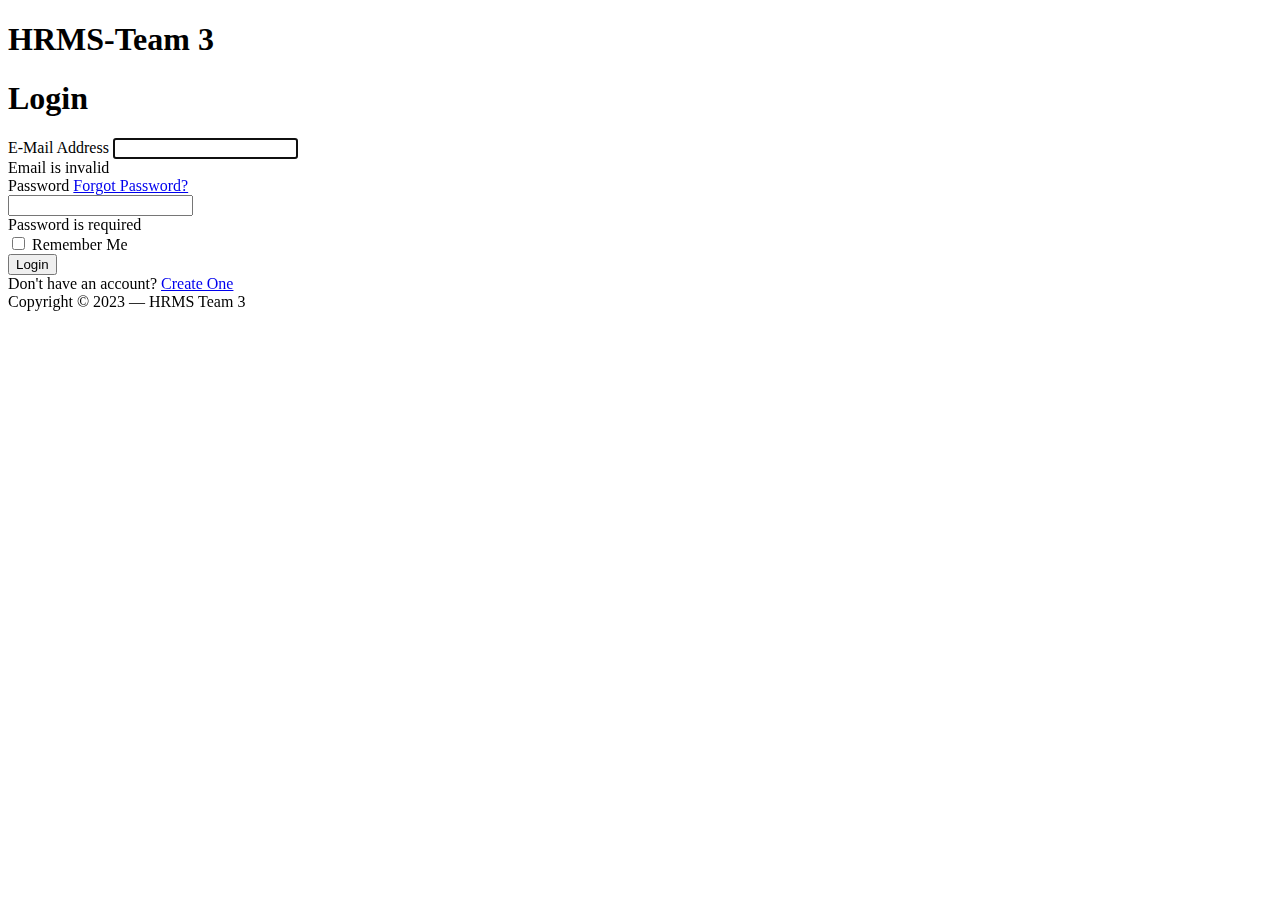
<file: index.html>
<!DOCTYPE html>
<html lang="en">
<head>
    <meta charset="UTF-8">
    <meta name="viewport" content="width=device-width, initial-scale=1.0">
    <title>Login</title>
    <link href="https://cdn.jsdelivr.net/npm/bootstrap@5.3.2/dist/css/bootstrap.min.css" rel="stylesheet" integrity="sha384-T3c6CoIi6uLrA9TneNEoa7RxnatzjcDSCmG1MXxSR1GAsXEV/Dwwykc2MPK8M2HN" crossorigin="anonymous">
</head>
<body>
    <section class="h-100">
        <div class="container h-100">
            <div class="row justify-content-sm-center h-100">
                <div class="col-xxl-4 col-xl-5 col-lg-5 col-md-7 col-sm-9">
                    <div class="text-center my-5">
                        <h1>HRMS-Team 3 </h1>
                    </div>
                    <div class="card shadow-lg">
                        <div class="card-body p-5">
                            <h1 class="fs-4 card-title fw-bold mb-4">Login</h1>
                            <form id="login-form" method="POST" class="needs-validation" novalidate="" autocomplete="off">
                                <div class="mb-3">
                                    <label class="mb-2 text-muted" for="email">E-Mail Address</label>
                                    <input id="email" type="email" class="form-control" name="email" value="" required autofocus>
                                    <div class="invalid-feedback">
                                        Email is invalid
                                    </div>
                                </div>

                                <div class="mb-3">
                                    <div class="mb-2 w-100">
                                        <label class="text-muted" for="password">Password</label>
                                        <a href="forgot.html" class="float-end">
                                            Forgot Password?
                                        </a>
                                    </div>
                                    <input id="password" type="password" class="form-control" name="password" required>
                                    <div class="invalid-feedback">
                                        Password is required
                                    </div>
                                </div>

                                <div class="d-flex align-items-center">
                                    <div class="form-check">
                                        <input type="checkbox" name="remember" id="remember" class="form-check-input">
                                        <label for="remember" class="form-check-label">Remember Me</label>
                                    </div>
                                    <button type="submit" class="btn btn-primary ms-auto">
                                        Login
                                    </button>
                                </div>
                            </form>
                            <div id="error-message" class="text-danger"></div>
                        </div>
                        <div class="card-footer py-3 border-0">
                            <div class="text-center">
                                Don't have an account? <a href="register.html" class="text-dark">Create One</a>
                            </div>
                        </div>
                    </div>
                    <div class="text-center mt-5 text-muted">
                        Copyright &copy; 2023 &mdash; HRMS Team 3
                    </div>
                </div>
            </div>
        </div>
    </section>

    <script src="https://cdn.jsdelivr.net/npm/bootstrap@5.3.2/dist/js/bootstrap.bundle.min.js" integrity="sha384-C6RzsynM9kWDrMNeT87bh95OGNyZPhcTNXj1NW7RuBCsyN/o0jlpcV8Qyq46cDfL" crossorigin="anonymous"></script>
    <script>
    document.getElementById('login-form').addEventListener('submit', function(event) {
        event.preventDefault();

        const email = document.getElementById('email').value;
        const password = document.getElementById('password').value;

        if (email === "aswinanish@gmail.com" && password === "1234567890=A") {
            window.location.href = "userindex.html";
        }
        else if (email === "aswinanishadmin@gmail.com" && password === "1234567890=A") {
            window.location.href = "adminindex.html";
        }
        else {
            document.getElementById('error-message').textContent = "Invalid email or password.";
        }
    });
    </script>
</body>
</html>
</file>
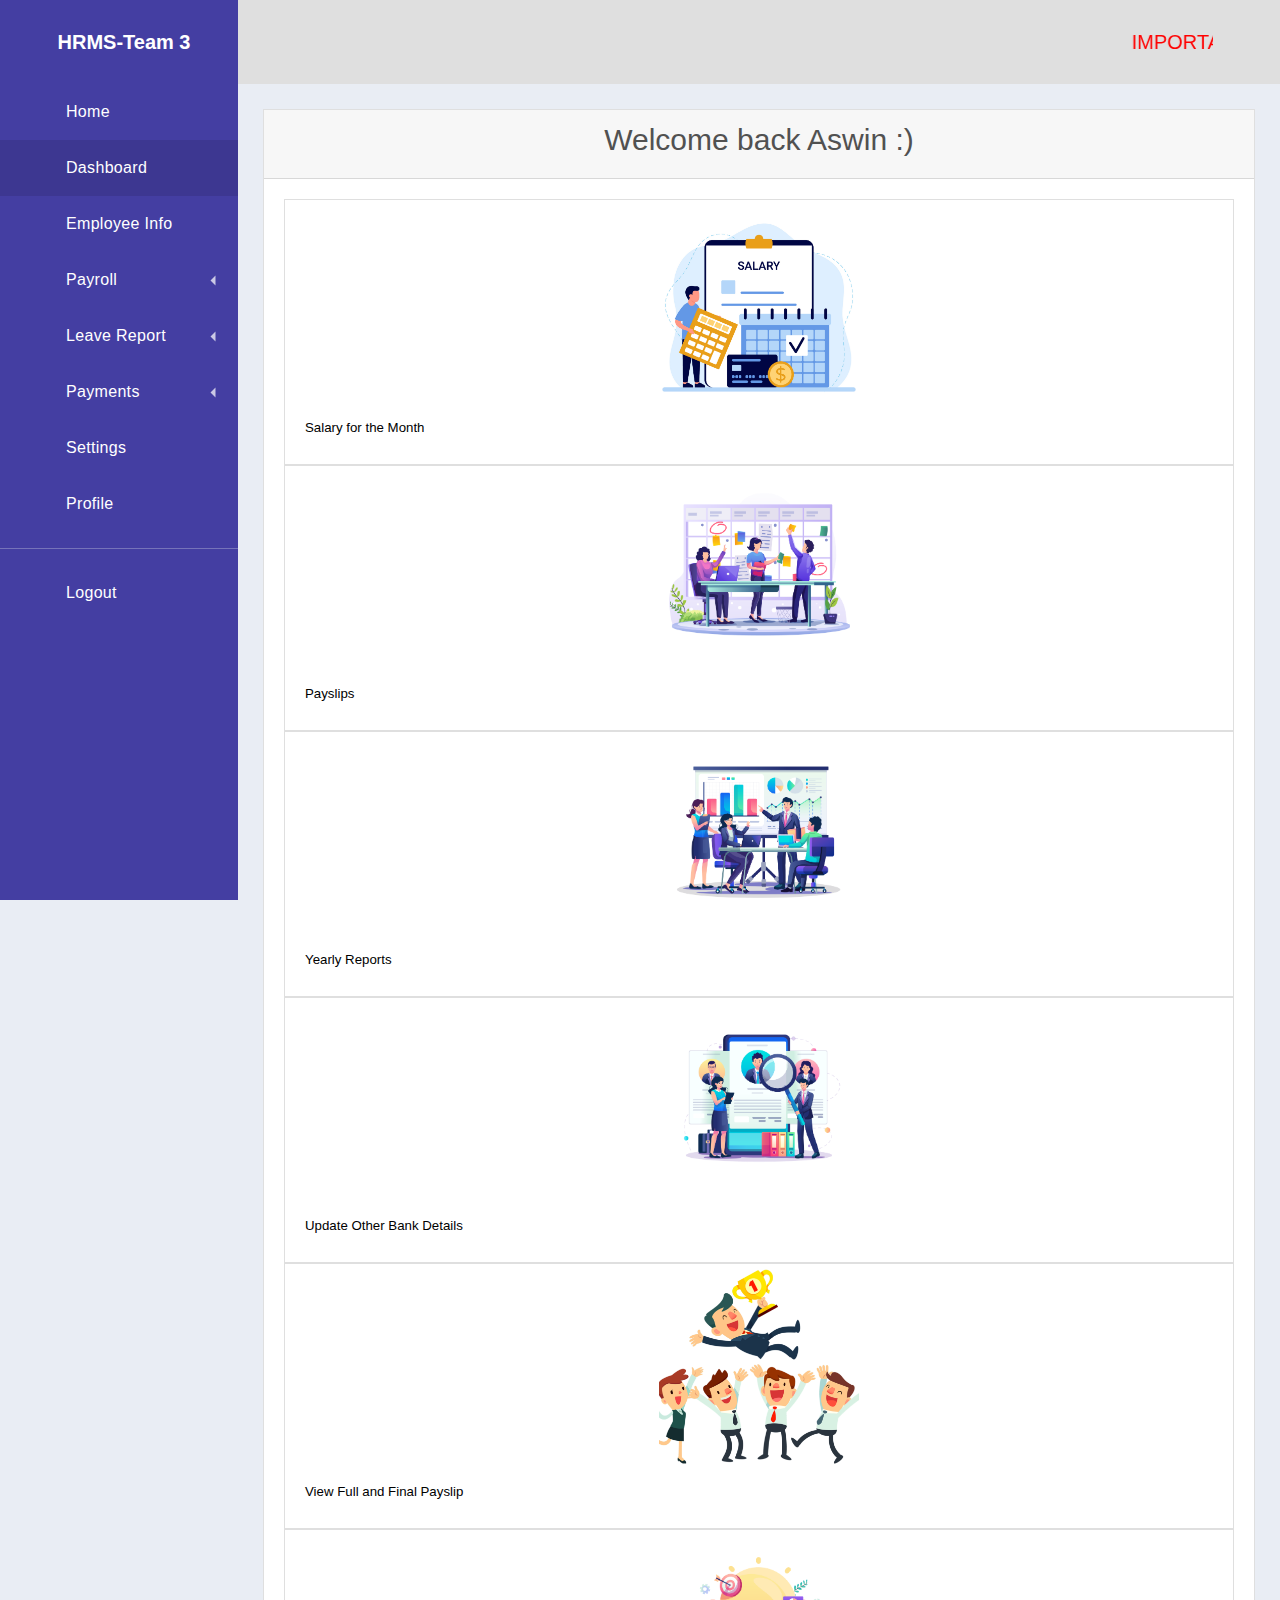
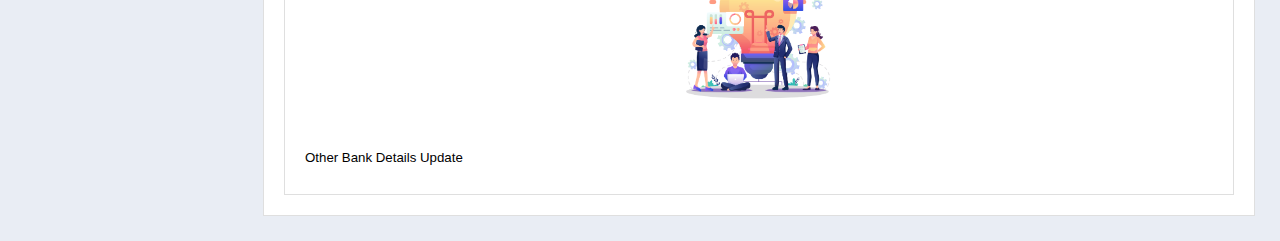
<file: adminindex.html>
<!DOCTYPE html>
<html lang="en">
<head>
    <meta charset="UTF-8">
    <meta name="viewport" content="width=device-width, initial-scale=1.0">
    <title>HRMS-Team</title>
    <link href="https://cdn.jsdelivr.net/npm/bootstrap@5.3.2/dist/css/bootstrap.min.css" rel="stylesheet" integrity="sha384-T3c6CoIi6uLrA9TneNEoa7RxnatzjcDSCmG1MXxSR1GAsXEV/Dwwykc2MPK8M2HN" crossorigin="anonymous">
    <script src="https://cdn.jsdelivr.net/npm/bootstrap@5.3.2/dist/js/bootstrap.bundle.min.js" integrity="sha384-C6RzsynM9kWDrMNeT87bh95OGNyZPhcTNXj1NW7RuBCsyN/o0jlpcV8Qyq46cDfL" crossorigin="anonymous"></script>
    <link rel="stylesheet" href="styles.css">
    <script src="app.js"></script>
</head>
<body>
    <div class='dashboard'>
        <div class="dashboard-nav">
            <header><a href="#!" class="menu-toggle"><i class="fas fa-bars"></i></a><a href="#"
                                                                                       class="brand-logo"><i
                    class="fas fa-anchor"></i> <span>HRMS-Team 3</span></a></header>
            <nav class="dashboard-nav-list"><a href="#" class="dashboard-nav-item"><i class="fas fa-home"></i>
                Home </a><a
                    href="#" class="dashboard-nav-item active"><i class="fas fa-tachometer-alt"></i> Dashboard
            </a><a
                    href="employeeinfo.html" class="dashboard-nav-item"><i class="fas fa-file-upload"></i> Employee Info</a>
                <div class='dashboard-nav-dropdown'><a href="#!" class="dashboard-nav-item dashboard-nav-dropdown-toggle"><i
                        class="fas fa-photo-video"></i> Payroll</a>
                    <div class='dashboard-nav-dropdown-menu'><a href="#"
                                                                class="dashboard-nav-dropdown-item">All</a></div>
                </div>
                <div class='dashboard-nav-dropdown'><a href="#!" class="dashboard-nav-item dashboard-nav-dropdown-toggle"><i
                        class="fas fa-users"></i> Leave Report </a>
                    <div class='dashboard-nav-dropdown-menu'><a href="#"
                                                                class="dashboard-nav-dropdown-item">All</a><a
                            href="#" class="dashboard-nav-dropdown-item">Subscribed</a><a
                            href="#"
                            class="dashboard-nav-dropdown-item">Non-subscribed</a><a
                            href="#" class="dashboard-nav-dropdown-item">Banned</a><a
                            href="#" class="dashboard-nav-dropdown-item">New</a></div>
                </div>
                <div class='dashboard-nav-dropdown'><a href="#!" class="dashboard-nav-item dashboard-nav-dropdown-toggle"><i
                        class="fas fa-money-check-alt"></i> Payments </a>
                    <div class='dashboard-nav-dropdown-menu'><a href="#"
                                                                class="dashboard-nav-dropdown-item">All</a><a
                            href="#" class="dashboard-nav-dropdown-item">Recent</a><a
                            href="#" class="dashboard-nav-dropdown-item"> Projections</a>
                    </div>
                </div>
                <a href="settings.html" class="dashboard-nav-item"><i class="fas fa-cogs"></i> Settings </a><a
                        href="#" class="dashboard-nav-item"><i class="fas fa-user"></i> Profile </a>
              <div class="nav-item-divider"></div>
              <a
                        href="index.html" class="dashboard-nav-item"><i class="fas fa-sign-out-alt"></i> Logout </a>
            </nav>
        </div>
        <div class='dashboard-app'>
            <header class='dashboard-toolbar'>
              <marquee style="font-size: 20px;color: red;">
                IMPORTANT NOTICE - Please Punch in your Login Time within 15 mins of Logging into the System..!
             </marquee> 
              <a href="#!" class="menu-toggle"><i class="fas fa-bars"></i></a></header>
            <div class='dashboard-content'>
                <div class='container'>
                    <div class='card'>
                        <div class='card-header'>
                            <h1 style="font-size: 30px;">Welcome back Aswin :)</h1>
                        </div>
                        <div class='card-body'>
                          <div class="row row-cols-1 row-cols-md-3 g-4">
                            <style>
                              /* Add CSS to set both height and width of card images the same */
                              .card-img-top {
                                height: 200px; /* Adjust the height as needed */
                                width: 200px; /* Set the same width as the height */
                                object-fit: cover; /* Maintain aspect ratio and cover the entire space */
                                margin: auto; /* Center the image horizontally */
                              }
                            </style>
                            <div class="col">
                              <div class="card h-100" style="transition: transform 0.2s;">
                                <img src="Assets/salary.jpg" class="card-img-top" alt="...">
                                <div class="card-body text-center">
                                  <a href="page1.html" style="text-decoration: none;">
                                    <h5 class="card-title" style="color: black; transition: transform 0.2s;" onmouseover="this.style.transform='scale(1.05)'" onmouseout="this.style.transform='scale(1)'" >Salary for the Month</h5>
                                  </a>
                                </div>
                              </div>
                            </div>
                            <div class="col">
                              <div class="card h-100" style="transition: transform 0.2s;">
                                <img src="Assets/workconc.png" class="card-img-top" alt="...">
                                <div class="card-body text-center">
                                  <a href="page2.html" style="text-decoration: none;">
                                    <h5 class="card-title" style="color: black; transition: transform 0.2s;" onmouseover="this.style.transform='scale(1.05)'" onmouseout="this.style.transform='scale(1)'">Payslips</h5>
                                  </a>
                                </div>
                              </div>
                            </div>
                            <div class="col">
                              <div class="card h-100" style="transition: transform 0.2s;">
                                <img src="Assets/board.png" class="card-img-top" alt="...">
                                <div class="card-body text-center">
                                  <a href="page3.html" style="text-decoration: none;">
                                    <h5 class="card-title" style="color: black; transition: transform 0.2s;" onmouseover="this.style.transform='scale(1.05)'" onmouseout="this.style.transform='scale(1)'">Yearly Reports</h5>
                                  </a>
                                </div>
                              </div>
                            </div>
                            <div class="col">
                              <div class="card h-100" style="transition: transform 0.2s;">
                                <img src="Assets/rec.png" class="card-img-top" alt="...">
                                <div class="card-body text-center">
                                  <a href="page4.html" style="text-decoration: none;">
                                    <h5 class="card-title" style="color: black; transition: transform 0.2s;" onmouseover="this.style.transform='scale(1.05)'" onmouseout="this.style.transform='scale(1)'">Update Other Bank Details</h5>
                                  </a>
                                </div>
                              </div>
                            </div>
                            <div class="col">
                              <div class="card h-100" style="transition: transform 0.2s;">
                                <img src="Assets/Group-1472@2x.png" class="card-img-top" alt="...">
                                <div class="card-body text-center">
                                  <a href="page4.html" style="text-decoration: none;">
                                    <h5 class="card-title" style="color: black; transition: transform 0.2s;" onmouseover="this.style.transform='scale(1.05)'" onmouseout="this.style.transform='scale(1)'">View Full and Final Payslip</h5>
                                  </a>
                                </div>
                              </div>
                            </div>
                            <div class="col">
                              <div class="card h-100" style="transition: transform 0.2s;">
                                <img src="Assets/bulb.png" class="card-img-top" alt="...">
                                <div class="card-body text-center">
                                  <a href="page4.html" style="text-decoration: none;">
                                    <h5 class="card-title" style="color: black; transition: transform 0.2s;" onmouseover="this.style.transform='scale(1.05)'" onmouseout="this.style.transform='scale(1)'">Other Bank Details Update</h5>
                                  </a>
                                </div>
                              </div>
                            </div>
                          </div>
                          
                          
                          
                              
                              
                              
                              
                              
                          
                        </div>
                    </div>
                </div>
            </div>
        </div>
    </div>
</body>
</html>
</file>
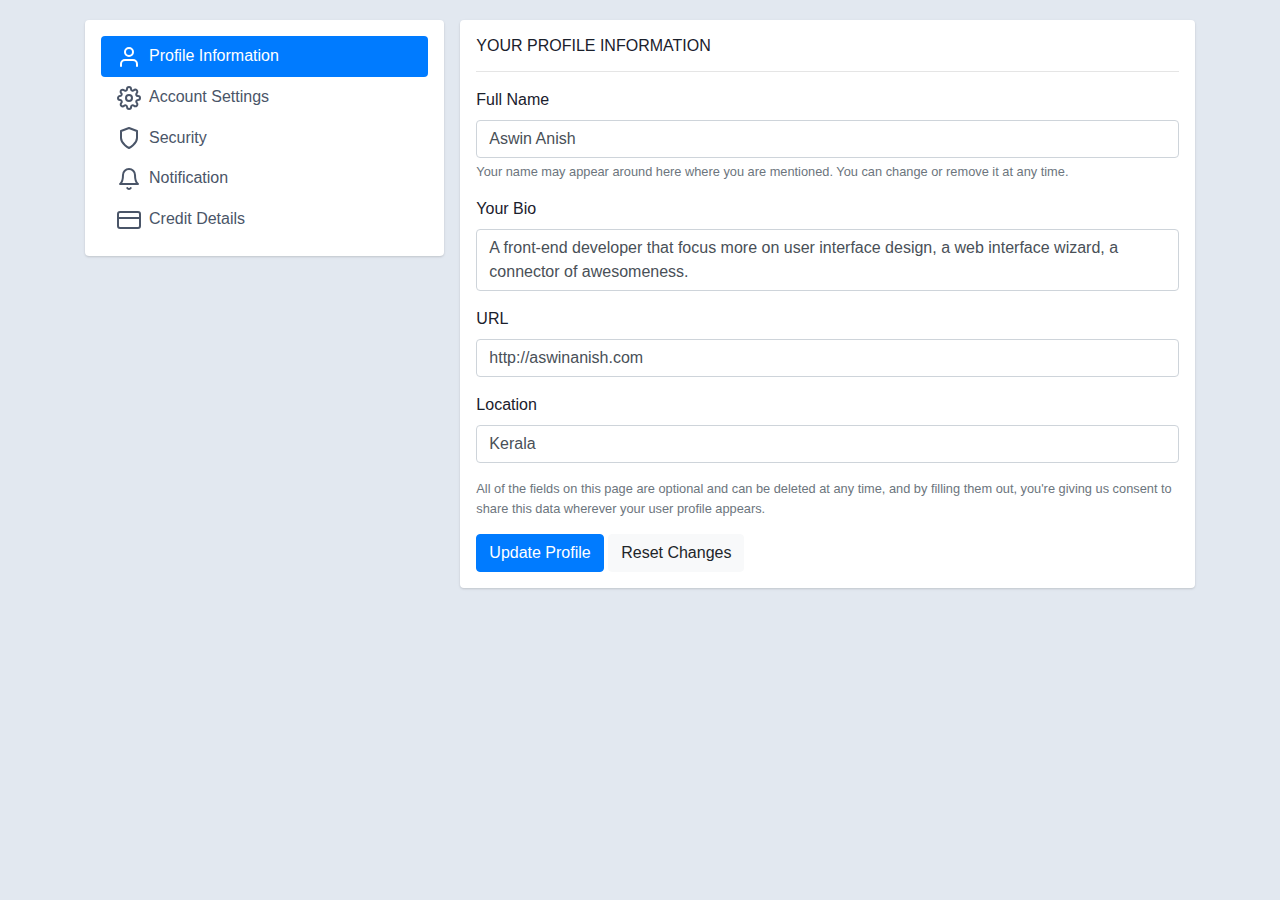
<file: settings.html>
<!DOCTYPE html>
<html lang="en">
<head>
<meta charset="utf-8">


<title>Profile settings </title>
<meta name="viewport" content="width=device-width, initial-scale=1">
<link href="https://cdn.jsdelivr.net/npm/bootstrap@4.4.1/dist/css/bootstrap.min.css" rel="stylesheet">
<style type="text/css">
    	body{
    margin-top:20px;
    color: #1a202c;
    text-align: left;
    background-color: #e2e8f0;    
}
.main-body {
    padding: 15px;
}

.nav-link {
    color: #4a5568;
}
.card {
    box-shadow: 0 1px 3px 0 rgba(0,0,0,.1), 0 1px 2px 0 rgba(0,0,0,.06);
}

.card {
    position: relative;
    display: flex;
    flex-direction: column;
    min-width: 0;
    word-wrap: break-word;
    background-color: #fff;
    background-clip: border-box;
    border: 0 solid rgba(0,0,0,.125);
    border-radius: .25rem;
}

.card-body {
    flex: 1 1 auto;
    min-height: 1px;
    padding: 1rem;
}

.gutters-sm {
    margin-right: -8px;
    margin-left: -8px;
}

.gutters-sm>.col, .gutters-sm>[class*=col-] {
    padding-right: 8px;
    padding-left: 8px;
}
.mb-3, .my-3 {
    margin-bottom: 1rem!important;
}

.bg-gray-300 {
    background-color: #e2e8f0;
}
.h-100 {
    height: 100%!important;
}
.shadow-none {
    box-shadow: none!important;
}

    </style>
</head>
<body>
<div class="container">



<div class="row gutters-sm">
<div class="col-md-4 d-none d-md-block">
<div class="card">
<div class="card-body">
<nav class="nav flex-column nav-pills nav-gap-y-1">
<a href="#profile" data-toggle="tab" class="nav-item nav-link has-icon nav-link-faded active">
<svg xmlns="http://www.w3.org/2000/svg" width="24" height="24" viewBox="0 0 24 24" fill="none" stroke="currentColor" stroke-width="2" stroke-linecap="round" stroke-linejoin="round" class="feather feather-user mr-2"><path d="M20 21v-2a4 4 0 0 0-4-4H8a4 4 0 0 0-4 4v2"></path><circle cx="12" cy="7" r="4"></circle></svg>Profile Information
</a>
<a href="#account" data-toggle="tab" class="nav-item nav-link has-icon nav-link-faded">
<svg xmlns="http://www.w3.org/2000/svg" width="24" height="24" viewBox="0 0 24 24" fill="none" stroke="currentColor" stroke-width="2" stroke-linecap="round" stroke-linejoin="round" class="feather feather-settings mr-2"><circle cx="12" cy="12" r="3"></circle><path d="M19.4 15a1.65 1.65 0 0 0 .33 1.82l.06.06a2 2 0 0 1 0 2.83 2 2 0 0 1-2.83 0l-.06-.06a1.65 1.65 0 0 0-1.82-.33 1.65 1.65 0 0 0-1 1.51V21a2 2 0 0 1-2 2 2 2 0 0 1-2-2v-.09A1.65 1.65 0 0 0 9 19.4a1.65 1.65 0 0 0-1.82.33l-.06.06a2 2 0 0 1-2.83 0 2 2 0 0 1 0-2.83l.06-.06a1.65 1.65 0 0 0 .33-1.82 1.65 1.65 0 0 0-1.51-1H3a2 2 0 0 1-2-2 2 2 0 0 1 2-2h.09A1.65 1.65 0 0 0 4.6 9a1.65 1.65 0 0 0-.33-1.82l-.06-.06a2 2 0 0 1 0-2.83 2 2 0 0 1 2.83 0l.06.06a1.65 1.65 0 0 0 1.82.33H9a1.65 1.65 0 0 0 1-1.51V3a2 2 0 0 1 2-2 2 2 0 0 1 2 2v.09a1.65 1.65 0 0 0 1 1.51 1.65 1.65 0 0 0 1.82-.33l.06-.06a2 2 0 0 1 2.83 0 2 2 0 0 1 0 2.83l-.06.06a1.65 1.65 0 0 0-.33 1.82V9a1.65 1.65 0 0 0 1.51 1H21a2 2 0 0 1 2 2 2 2 0 0 1-2 2h-.09a1.65 1.65 0 0 0-1.51 1z"></path></svg>Account Settings
</a>
<a href="#security" data-toggle="tab" class="nav-item nav-link has-icon nav-link-faded">
<svg xmlns="http://www.w3.org/2000/svg" width="24" height="24" viewBox="0 0 24 24" fill="none" stroke="currentColor" stroke-width="2" stroke-linecap="round" stroke-linejoin="round" class="feather feather-shield mr-2"><path d="M12 22s8-4 8-10V5l-8-3-8 3v7c0 6 8 10 8 10z"></path></svg>Security
</a>
<a href="#notification" data-toggle="tab" class="nav-item nav-link has-icon nav-link-faded">
<svg xmlns="http://www.w3.org/2000/svg" width="24" height="24" viewBox="0 0 24 24" fill="none" stroke="currentColor" stroke-width="2" stroke-linecap="round" stroke-linejoin="round" class="feather feather-bell mr-2"><path d="M18 8A6 6 0 0 0 6 8c0 7-3 9-3 9h18s-3-2-3-9"></path><path d="M13.73 21a2 2 0 0 1-3.46 0"></path></svg>Notification
</a>
<a href="#billing" data-toggle="tab" class="nav-item nav-link has-icon nav-link-faded">
<svg xmlns="http://www.w3.org/2000/svg" width="24" height="24" viewBox="0 0 24 24" fill="none" stroke="currentColor" stroke-width="2" stroke-linecap="round" stroke-linejoin="round" class="feather feather-credit-card mr-2"><rect x="1" y="4" width="22" height="16" rx="2" ry="2"></rect><line x1="1" y1="10" x2="23" y2="10"></line></svg>Credit Details
</a>
</nav>
</div>
</div>
</div>
<div class="col-md-8">
<div class="card">
<div class="card-header border-bottom mb-3 d-flex d-md-none">
<ul class="nav nav-tabs card-header-tabs nav-gap-x-1" role="tablist">
<li class="nav-item">
<a href="#profile" data-toggle="tab" class="nav-link has-icon active"><svg xmlns="http://www.w3.org/2000/svg" width="24" height="24" viewBox="0 0 24 24" fill="none" stroke="currentColor" stroke-width="2" stroke-linecap="round" stroke-linejoin="round" class="feather feather-user"><path d="M20 21v-2a4 4 0 0 0-4-4H8a4 4 0 0 0-4 4v2"></path><circle cx="12" cy="7" r="4"></circle></svg></a>
</li>
<li class="nav-item">
<a href="#account" data-toggle="tab" class="nav-link has-icon"><svg xmlns="http://www.w3.org/2000/svg" width="24" height="24" viewBox="0 0 24 24" fill="none" stroke="currentColor" stroke-width="2" stroke-linecap="round" stroke-linejoin="round" class="feather feather-settings"><circle cx="12" cy="12" r="3"></circle><path d="M19.4 15a1.65 1.65 0 0 0 .33 1.82l.06.06a2 2 0 0 1 0 2.83 2 2 0 0 1-2.83 0l-.06-.06a1.65 1.65 0 0 0-1.82-.33 1.65 1.65 0 0 0-1 1.51V21a2 2 0 0 1-2 2 2 2 0 0 1-2-2v-.09A1.65 1.65 0 0 0 9 19.4a1.65 1.65 0 0 0-1.82.33l-.06.06a2 2 0 0 1-2.83 0 2 2 0 0 1 0-2.83l.06-.06a1.65 1.65 0 0 0 .33-1.82 1.65 1.65 0 0 0-1.51-1H3a2 2 0 0 1-2-2 2 2 0 0 1 2-2h.09A1.65 1.65 0 0 0 4.6 9a1.65 1.65 0 0 0-.33-1.82l-.06-.06a2 2 0 0 1 0-2.83 2 2 0 0 1 2.83 0l.06.06a1.65 1.65 0 0 0 1.82.33H9a1.65 1.65 0 0 0 1-1.51V3a2 2 0 0 1 2-2 2 2 0 0 1 2 2v.09a1.65 1.65 0 0 0 1 1.51 1.65 1.65 0 0 0 1.82-.33l.06-.06a2 2 0 0 1 2.83 0 2 2 0 0 1 0 2.83l-.06.06a1.65 1.65 0 0 0-.33 1.82V9a1.65 1.65 0 0 0 1.51 1H21a2 2 0 0 1 2 2 2 2 0 0 1-2 2h-.09a1.65 1.65 0 0 0-1.51 1z"></path></svg></a>
</li>
<li class="nav-item">
<a href="#security" data-toggle="tab" class="nav-link has-icon"><svg xmlns="http://www.w3.org/2000/svg" width="24" height="24" viewBox="0 0 24 24" fill="none" stroke="currentColor" stroke-width="2" stroke-linecap="round" stroke-linejoin="round" class="feather feather-shield"><path d="M12 22s8-4 8-10V5l-8-3-8 3v7c0 6 8 10 8 10z"></path></svg></a>
</li>
<li class="nav-item">
<a href="#notification" data-toggle="tab" class="nav-link has-icon"><svg xmlns="http://www.w3.org/2000/svg" width="24" height="24" viewBox="0 0 24 24" fill="none" stroke="currentColor" stroke-width="2" stroke-linecap="round" stroke-linejoin="round" class="feather feather-bell"><path d="M18 8A6 6 0 0 0 6 8c0 7-3 9-3 9h18s-3-2-3-9"></path><path d="M13.73 21a2 2 0 0 1-3.46 0"></path></svg></a>
</li>
<li class="nav-item">
<a href="#billing" data-toggle="tab" class="nav-link has-icon"><svg xmlns="http://www.w3.org/2000/svg" width="24" height="24" viewBox="0 0 24 24" fill="none" stroke="currentColor" stroke-width="2" stroke-linecap="round" stroke-linejoin="round" class="feather feather-credit-card"><rect x="1" y="4" width="22" height="16" rx="2" ry="2"></rect><line x1="1" y1="10" x2="23" y2="10"></line></svg></a>
</li>
</ul>
</div>
<div class="card-body tab-content">
<div class="tab-pane active" id="profile">
<h6>YOUR PROFILE INFORMATION</h6>
<hr>
<form>
<div class="form-group">
<label for="fullName">Full Name</label>
<input type="text" class="form-control" id="fullName" aria-describedby="fullNameHelp" placeholder="Enter your fullname" value="Aswin Anish">
<small id="fullNameHelp" class="form-text text-muted">Your name may appear around here where you are mentioned. You can change or remove it at any time.</small>
</div>
<div class="form-group">
<label for="bio">Your Bio</label>
<textarea class="form-control autosize" id="bio" placeholder="Write something about you" style="overflow: hidden; overflow-wrap: break-word; resize: none; height: 62px;">A front-end developer that focus more on user interface design, a web interface wizard, a connector of awesomeness.</textarea>
</div>
<div class="form-group">
<label for="url">URL</label>
<input type="text" class="form-control" id="url" placeholder="Enter your website address" value="http://aswinanish.com">
</div>
<div class="form-group">
<label for="location">Location</label>
<input type="text" class="form-control" id="location" placeholder="Enter your location" value="Kerala">
</div>
<div class="form-group small text-muted">
All of the fields on this page are optional and can be deleted at any time, and by filling them out, you're giving us consent to share this data wherever your user profile appears.
</div>
<button type="button" class="btn btn-primary">Update Profile</button>
<button type="reset" class="btn btn-light">Reset Changes</button>
</form>
</div>
<div class="tab-pane" id="account">
<h6>ACCOUNT SETTINGS</h6>
<hr>
<form>
<div class="form-group">
<label for="username">Username</label>
<input type="text" class="form-control" id="username" aria-describedby="usernameHelp" placeholder="Enter your username" value="aswin">
<small id="usernameHelp" class="form-text text-muted">After changing your username, your old username becomes available for anyone else to claim.</small>
</div>
<hr>
<div class="form-group">
<label class="d-block text-danger">Delete Account</label>
<p class="text-muted font-size-sm">Once you delete your account, there is no going back. Please be certain.</p>
</div>
<button class="btn btn-danger" type="button">Delete Account</button>
</form>
</div>
<div class="tab-pane" id="security">
<h6>SECURITY SETTINGS</h6>
<hr>
<form>
<div class="form-group">
<label class="d-block">Change Password</label>
<input type="text" class="form-control" placeholder="Enter your old password">
<input type="text" class="form-control mt-1" placeholder="New password">
<input type="text" class="form-control mt-1" placeholder="Confirm new password">
</div>
</form>
<hr>
<form>
<div class="form-group">
<label class="d-block">Two Factor Authentication</label>
<button class="btn btn-info" type="button">Enable two-factor authentication</button>
<p class="small text-muted mt-2">Two-factor authentication adds an additional layer of security to your account by requiring more than just a password to log in.</p>
</div>
</form>
<hr>
<form>
<div class="form-group mb-0">
<label class="d-block">Sessions</label>
<p class="font-size-sm text-secondary">This is a list of devices that have logged into your account. Revoke any sessions that you do not recognize.</p>
<ul class="list-group list-group-sm">
<li class="list-group-item has-icon">
<div>
<h6 class="mb-0">Thiruvalla, Kerala</h6>
<small class="text-muted">Your current session seen in United States</small>
</div>
<button class="btn btn-light btn-sm ml-auto" type="button">More info</button>
</li>
</ul>
</div>
</form>
</div>
<div class="tab-pane" id="notification">
<h6>NOTIFICATION SETTINGS</h6>
<hr>
<form>
<div class="form-group">
<label class="d-block mb-0">Security Alerts</label>
<div class="small text-muted mb-3">Receive security alert notifications via email</div>
<div class="custom-control custom-checkbox">
<input type="checkbox" class="custom-control-input" id="customCheck1" checked>
<label class="custom-control-label" for="customCheck1">Email each time a vulnerability is found</label>
</div>
<div class="custom-control custom-checkbox">
<input type="checkbox" class="custom-control-input" id="customCheck2" checked>
<label class="custom-control-label" for="customCheck2">Email a digest summary of vulnerability</label>
</div>
</div>
<div class="form-group mb-0">
<label class="d-block">SMS Notifications</label>
<ul class="list-group list-group-sm">
<li class="list-group-item has-icon">
Comments
<div class="custom-control custom-control-nolabel custom-switch ml-auto">
<input type="checkbox" class="custom-control-input" id="customSwitch1" checked>
<label class="custom-control-label" for="customSwitch1"></label>
</div>
</li>
<li class="list-group-item has-icon">
Updates From Members
<div class="custom-control custom-control-nolabel custom-switch ml-auto">
<input type="checkbox" class="custom-control-input" id="customSwitch2">
<label class="custom-control-label" for="customSwitch2"></label>
</div>
</li>
<li class="list-group-item has-icon">
Reminders
<div class="custom-control custom-control-nolabel custom-switch ml-auto">
<input type="checkbox" class="custom-control-input" id="customSwitch3" checked>
<label class="custom-control-label" for="customSwitch3"></label>
</div>
</li>
<li class="list-group-item has-icon">
Events
<div class="custom-control custom-control-nolabel custom-switch ml-auto">
<input type="checkbox" class="custom-control-input" id="customSwitch4" checked>
<label class="custom-control-label" for="customSwitch4"></label>
</div>
</li>
<li class="list-group-item has-icon">
Messeges from Company
<div class="custom-control custom-control-nolabel custom-switch ml-auto">
<input type="checkbox" class="custom-control-input" id="customSwitch5">
<label class="custom-control-label" for="customSwitch5"></label>
</div>
</li>
</ul>
</div>
</form>
</div>
<div class="tab-pane" id="billing">
<h6>PAY SETTINGS</h6>
<hr>
<form>
<div class="form-group">
<label class="d-block mb-0">Credit Method</label>
<div class="small text-muted mb-3">You have not added a credit method</div>
<button class="btn btn-info" type="button">Add Credit Method</button>
</div>
<div class="form-group mb-0">
<label class="d-block">Credit History</label>
<div class="border border-gray-500 bg-gray-200 p-3 text-center font-size-sm">No Account Transaction Found.</div>
</div>
</form>
</div>
</div>
</div>
</div>
</div>
</div>
<script src="https://code.jquery.com/jquery-1.10.2.min.js"></script>
<script src="https://cdn.jsdelivr.net/npm/bootstrap@4.4.1/dist/js/bootstrap.bundle.min.js"></script>
<script type="text/javascript">
	
</script>
</body>
</html>
</file>
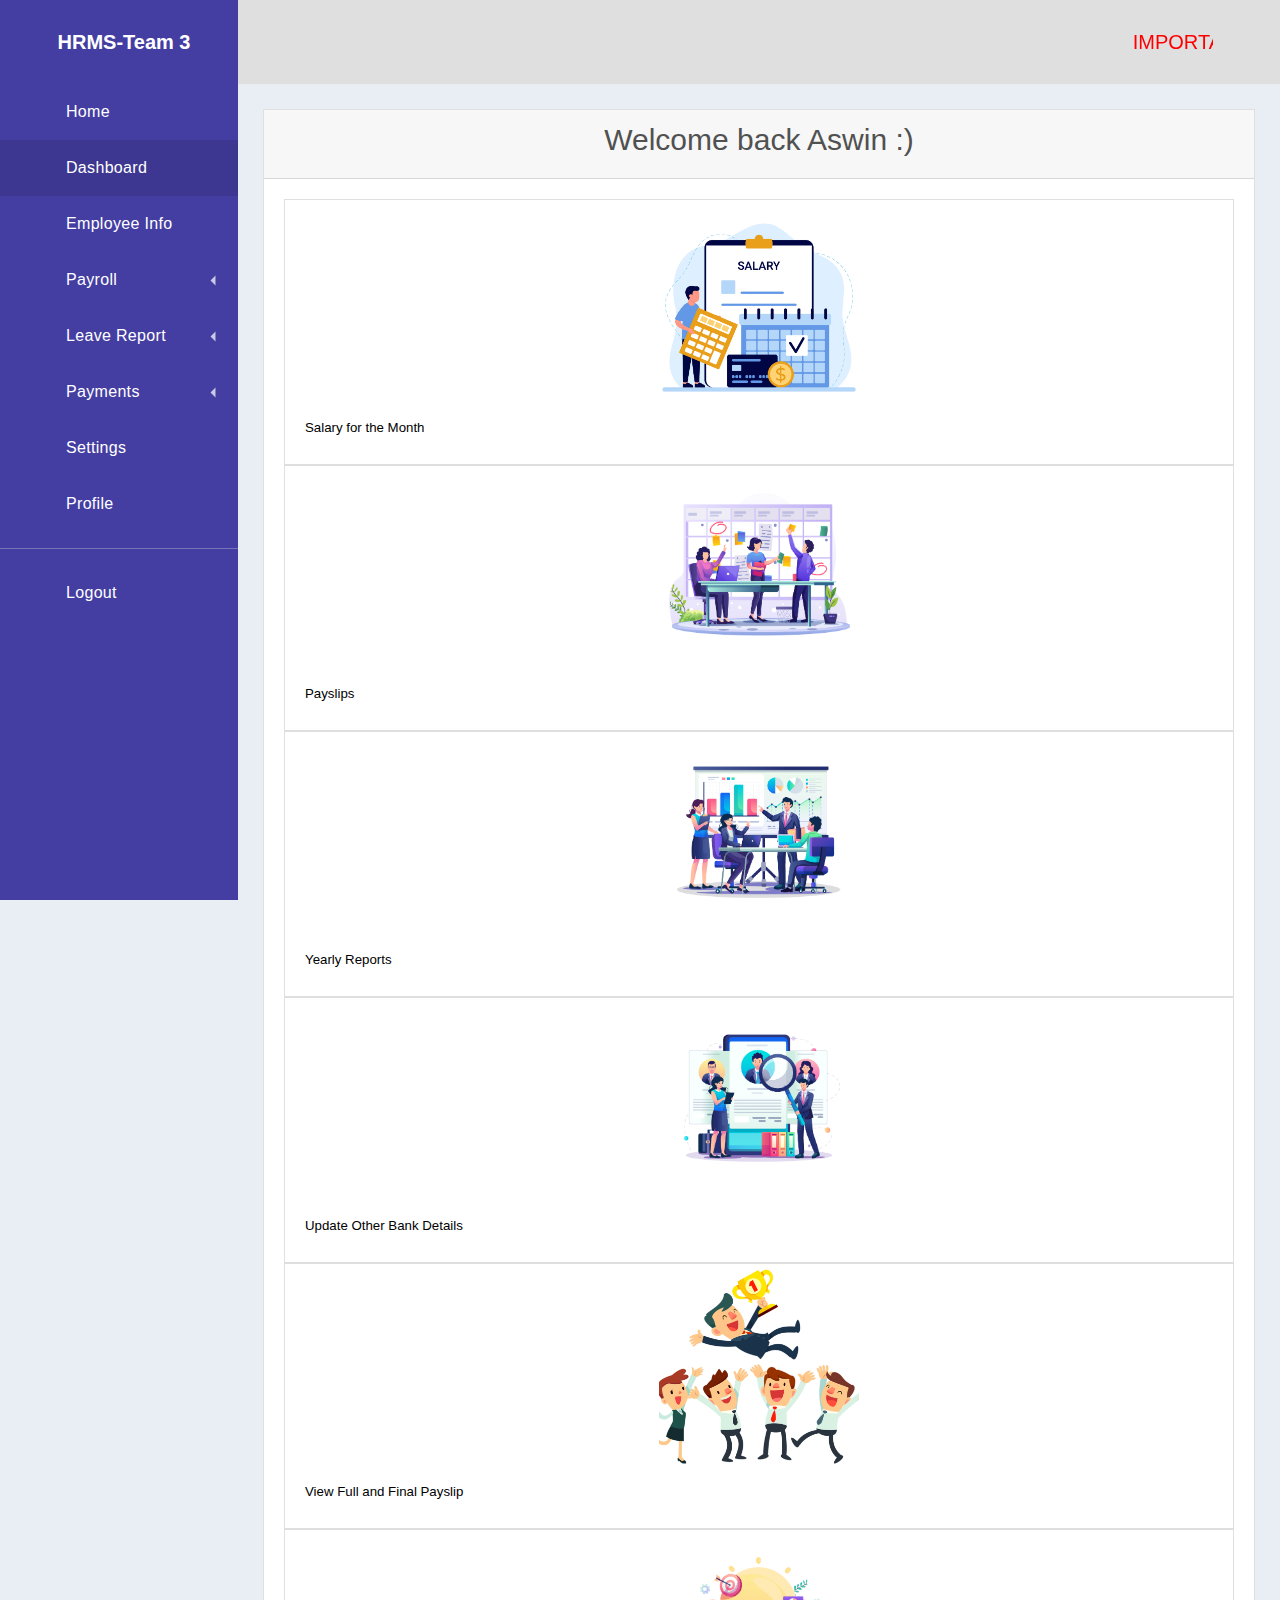
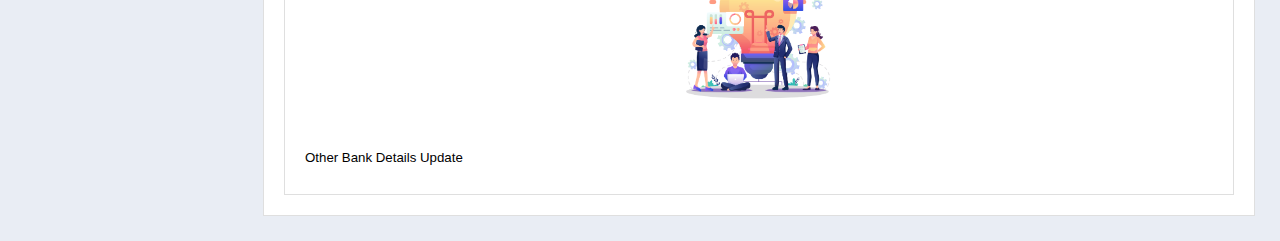
<file: userindex.html>
<!DOCTYPE html>
<html lang="en">
<head>
    <meta charset="UTF-8">
    <meta name="viewport" content="width=device-width, initial-scale=1.0">
    <title>HRMS-Team</title>
    <link href="https://cdn.jsdelivr.net/npm/bootstrap@5.3.2/dist/css/bootstrap.min.css" rel="stylesheet" integrity="sha384-T3c6CoIi6uLrA9TneNEoa7RxnatzjcDSCmG1MXxSR1GAsXEV/Dwwykc2MPK8M2HN" crossorigin="anonymous">
    <script src="https://cdn.jsdelivr.net/npm/bootstrap@5.3.2/dist/js/bootstrap.bundle.min.js" integrity="sha384-C6RzsynM9kWDrMNeT87bh95OGNyZPhcTNXj1NW7RuBCsyN/o0jlpcV8Qyq46cDfL" crossorigin="anonymous"></script>
    <link rel="stylesheet" href="styles.css">
    <script src="app.js"></script>
</head>
<body>
    <div class='dashboard'>
        <div class="dashboard-nav">
            <header><a href="#!" class="menu-toggle"><i class="fas fa-bars"></i></a><a href="#"
                                                                                       class="brand-logo"><i
                    class="fas fa-anchor"></i> <span>HRMS-Team 3</span></a></header>
                    
                    
            <nav class="dashboard-nav-list"><a href="#" class="dashboard-nav-item"><i class="fas fa-home"></i>
                Home </a><a
                    href="#" class="dashboard-nav-item active"><i class="fas fa-tachometer-alt"></i> Dashboard
            </a><a
                    href="#" class="dashboard-nav-item"><i class="fas fa-file-upload"></i> Employee Info</a>
                <div class='dashboard-nav-dropdown'><a href="#!" class="dashboard-nav-item dashboard-nav-dropdown-toggle"><i
                        class="fas fa-photo-video"></i> Payroll</a>
                    <div class='dashboard-nav-dropdown-menu'><a href="#"
                                                                class="dashboard-nav-dropdown-item">All</a></div>
                </div>
                <div class='dashboard-nav-dropdown'><a href="#!" class="dashboard-nav-item dashboard-nav-dropdown-toggle"><i
                        class="fas fa-users"></i> Leave Report </a>
                    <div class='dashboard-nav-dropdown-menu'><a href="#"
                                                                class="dashboard-nav-dropdown-item">All</a><a
                            href="#" class="dashboard-nav-dropdown-item">Subscribed</a><a
                            href="#"
                            class="dashboard-nav-dropdown-item">Non-subscribed</a><a
                            href="#" class="dashboard-nav-dropdown-item">Banned</a><a
                            href="#" class="dashboard-nav-dropdown-item">New</a></div>
                </div>
                <div class='dashboard-nav-dropdown'><a href="#!" class="dashboard-nav-item dashboard-nav-dropdown-toggle"><i
                        class="fas fa-money-check-alt"></i> Payments </a>
                    <div class='dashboard-nav-dropdown-menu'><a href="#"
                                                                class="dashboard-nav-dropdown-item">All</a><a
                            href="#" class="dashboard-nav-dropdown-item">Recent</a><a
                            href="#" class="dashboard-nav-dropdown-item"> Projections</a>
                    </div>
                </div>
                <a href="settings.html" class="dashboard-nav-item"><i class="fas fa-cogs"></i> Settings </a><a
                        href="#" class="dashboard-nav-item"><i class="fas fa-user"></i> Profile </a>
              <div class="nav-item-divider"></div>
              <a
                        href="index.html" class="dashboard-nav-item"><i class="fas fa-sign-out-alt"></i> Logout </a>
            </nav>
        </div>
        <div class='dashboard-app'>
            <header class='dashboard-toolbar'>
              <marquee style="font-size: 20px;color: red;">
                IMPORTANT NOTICE - Please Punch in your Login Time within 15 mins of Logging into the System..!
              </marquee> 
              <a href="#!" class="menu-toggle"><i class="fas fa-bars"></i></a></header>
            <div class='dashboard-content'>
                <div class='container'>
                    <div class='card'>
                        <div class='card-header'>
                            <h1 style="font-size: 30px;">Welcome back Aswin :)</h1>
                        </div>
                        <div class='card-body'>
                          <div class="row row-cols-1 row-cols-md-3 g-4">
                            <style>
                              /* Add CSS to set both height and width of card images the same */
                              .card-img-top {
                                height: 200px; /* Adjust the height as needed */
                                width: 200px; /* Set the same width as the height */
                                object-fit: cover; /* Maintain aspect ratio and cover the entire space */
                                margin: auto; /* Center the image horizontally */
                              }
                            </style>
                            <div class="col">
                              <div class="card h-100" style="transition: transform 0.2s;">
                                <img src="Assets/salary.jpg" class="card-img-top" alt="...">
                                <div class="card-body text-center">
                                  <a href="page1.html" style="text-decoration: none;">
                                    <h5 class="card-title" style="color: black; transition: transform 0.2s;" onmouseover="this.style.transform='scale(1.05)'" onmouseout="this.style.transform='scale(1)'" >Salary for the Month</h5>
                                  </a>
                                </div>
                              </div>
                            </div>
                            <div class="col">
                              <div class="card h-100" style="transition: transform 0.2s;">
                                <img src="Assets/workconc.png" class="card-img-top" alt="...">
                                <div class="card-body text-center">
                                  <a href="page2.html" style="text-decoration: none;">
                                    <h5 class="card-title" style="color: black; transition: transform 0.2s;" onmouseover="this.style.transform='scale(1.05)'" onmouseout="this.style.transform='scale(1)'">Payslips</h5>
                                  </a>
                                </div>
                              </div>
                            </div>
                            <div class="col">
                              <div class="card h-100" style="transition: transform 0.2s;">
                                <img src="Assets/board.png" class="card-img-top" alt="...">
                                <div class="card-body text-center">
                                  <a href="page3.html" style="text-decoration: none;">
                                    <h5 class="card-title" style="color: black; transition: transform 0.2s;" onmouseover="this.style.transform='scale(1.05)'" onmouseout="this.style.transform='scale(1)'">Yearly Reports</h5>
                                  </a>
                                </div>
                              </div>
                            </div>
                            <div class="col">
                              <div class="card h-100" style="transition: transform 0.2s;">
                                <img src="Assets/rec.png" class="card-img-top" alt="...">
                                <div class="card-body text-center">
                                  <a href="page4.html" style="text-decoration: none;">
                                    <h5 class="card-title" style="color: black; transition: transform 0.2s;" onmouseover="this.style.transform='scale(1.05)'" onmouseout="this.style.transform='scale(1)'">Update Other Bank Details</h5>
                                  </a>
                                </div>
                              </div>
                            </div>
                            <div class="col">
                              <div class="card h-100" style="transition: transform 0.2s;">
                                <img src="Assets/Group-1472@2x.png" class="card-img-top" alt="...">
                                <div class="card-body text-center">
                                  <a href="page4.html" style="text-decoration: none;">
                                    <h5 class="card-title" style="color: black; transition: transform 0.2s;" onmouseover="this.style.transform='scale(1.05)'" onmouseout="this.style.transform='scale(1)'">View Full and Final Payslip</h5>
                                  </a>
                                </div>
                              </div>
                            </div>
                            <div class="col">
                              <div class="card h-100" style="transition: transform 0.2s;">
                                <img src="Assets/bulb.png" class="card-img-top" alt="...">
                                <div class="card-body text-center">
                                  <a href="page4.html" style="text-decoration: none;">
                                    <h5 class="card-title" style="color: black; transition: transform 0.2s;" onmouseover="this.style.transform='scale(1.05)'" onmouseout="this.style.transform='scale(1)'">Other Bank Details Update</h5>
                                  </a>
                                </div>
                              </div>
                            </div>
                          </div>
                          
                          
                          
                              
                              
                              
                              
                              
                          
                        </div>
                    </div>
                </div>
            </div>
        </div>
    </div>
</body>
</html>
</file>
<file: styles.css>
:root {
    --font-family-sans-serif: "Open Sans", -apple-system, BlinkMacSystemFont,
    "Segoe UI", Roboto, "Helvetica Neue", Arial, sans-serif, "Apple Color Emoji",
    "Segoe UI Emoji", "Segoe UI Symbol", "Noto Color Emoji";
}

*, *::before, *::after {
    -webkit-box-sizing: border-box;
    box-sizing: border-box;
}

html {
    font-family: sans-serif;
    line-height: 1.15;
    -webkit-text-size-adjust: 100%;
    -webkit-tap-highlight-color: rgba(0, 0, 0, 0);
}

nav {
    display: block;
}

body {
    margin: 0;
    font-family: "Open Sans", -apple-system, BlinkMacSystemFont, "Segoe UI",
    Roboto, "Helvetica Neue", Arial, sans-serif, "Apple Color Emoji",
    "Segoe UI Emoji", "Segoe UI Symbol", "Noto Color Emoji";
    font-size: 1rem;
    font-weight: 400;
    line-height: 1.5;
    color: #515151;
    text-align: left;
    background-color: #e9edf4;
}

h1, h2, h3, h4, h5, h6 {
    margin-top: 0;
    margin-bottom: 0.5rem;
}

p {
    margin-top: 0;
    margin-bottom: 1rem;
}

a {
    color: #3f84fc;
    text-decoration: none;
    background-color: transparent;
}

a:hover {
    color: #0458eb;
    text-decoration: underline;
}

h1, h2, h3, h4, h5, h6, .h1, .h2, .h3, .h4, .h5, .h6 {
    font-family: "Nunito", sans-serif;
    margin-bottom: 0.5rem;
    font-weight: 500;
    line-height: 1.2;
}

h1, .h1 {
    font-size: 2.5rem;
    font-weight: normal;
}

.card {
    position: relative;
    display: -webkit-box;
    display: -webkit-flex;
    display: -ms-flexbox;
    display: flex;
    -webkit-box-orient: vertical;
    -webkit-box-direction: normal;
    -webkit-flex-direction: column;
    -ms-flex-direction: column;
    flex-direction: column;
    min-width: 0;
    word-wrap: break-word;
    background-color: #fff;
    background-clip: border-box;
    border: 1px solid rgba(0, 0, 0, 0.125);
    border-radius: 0;
}

.card-body {
    -webkit-box-flex: 1;
    -webkit-flex: 1 1 auto;
    -ms-flex: 1 1 auto;
    flex: 1 1 auto;
    padding: 1.25rem;
    
}

.card-header {
    padding: 0.75rem 1.25rem;
    margin-bottom: 0;
    background-color: rgba(0, 0, 0, 0.03);
    border-bottom: 1px solid rgba(0, 0, 0, 0.125);
    text-align: center;
}

.dashboard {
    display: -webkit-box;
    display: -webkit-flex;
    display: -ms-flexbox;
    display: flex;
    min-height: 100vh;
}

.dashboard-app {
    display: -webkit-box;
    display: -webkit-flex;
    display: -ms-flexbox;
    display: flex;
    -webkit-box-orient: vertical;
    -webkit-box-direction: normal;
    -webkit-flex-direction: column;
    -ms-flex-direction: column;
    flex-direction: column;
    -webkit-box-flex: 2;
    -webkit-flex-grow: 2;
    -ms-flex-positive: 2;
    flex-grow: 2;
    margin-top: 84px;
}

.dashboard-content {
    -webkit-box-flex: 2;
    -webkit-flex-grow: 2;
    -ms-flex-positive: 2;
    flex-grow: 2;
    padding: 25px;
}

.dashboard-nav {
    min-width: 238px;
    position: fixed;
    left: 0;
    top: 0;
    bottom: 0;
    overflow: auto;
    background-color: #373193;
}

.dashboard-compact .dashboard-nav {
    display: none;
}

.dashboard-nav header {
    min-height: 84px;
    padding: 8px 27px;
    display: -webkit-box;
    display: -webkit-flex;
    display: -ms-flexbox;
    display: flex;
    -webkit-box-pack: center;
    -webkit-justify-content: center;
    -ms-flex-pack: center;
    justify-content: center;
    -webkit-box-align: center;
    -webkit-align-items: center;
    -ms-flex-align: center;
    align-items: center;
}

.dashboard-nav header .menu-toggle {
    display: none;
    margin-right: auto;
}

.dashboard-nav a {
    color: #515151;
}

.dashboard-nav a:hover {
    text-decoration: none;
}

.dashboard-nav {
    background-color: #443ea2;
}

.dashboard-nav a {
    color: #fff;
}

.brand-logo {
    font-family: "Nunito", sans-serif;
    font-weight: bold;
    font-size: 20px;
    display: -webkit-box;
    display: -webkit-flex;
    display: -ms-flexbox;
    display: flex;
    color: #515151;
    -webkit-box-align: center;
    -webkit-align-items: center;
    -ms-flex-align: center;
    align-items: center;
}

.brand-logo:focus, .brand-logo:active, .brand-logo:hover {
    color: #dbdbdb;
    text-decoration: none;
}

.brand-logo i {
    color: #d2d1d1;
    font-size: 27px;
    margin-right: 10px;
}

.dashboard-nav-list {
    display: -webkit-box;
    display: -webkit-flex;
    display: -ms-flexbox;
    display: flex;
    -webkit-box-orient: vertical;
    -webkit-box-direction: normal;
    -webkit-flex-direction: column;
    -ms-flex-direction: column;
    flex-direction: column;
}

.dashboard-nav-item {
    min-height: 56px;
    padding: 8px 20px 8px 70px;
    display: -webkit-box;
    display: -webkit-flex;
    display: -ms-flexbox;
    display: flex;
    -webkit-box-align: center;
    -webkit-align-items: center;
    -ms-flex-align: center;
    align-items: center;
    letter-spacing: 0.02em;
    transition: ease-out 0.5s;
}

.dashboard-nav-item i {
    width: 36px;
    font-size: 19px;
    margin-left: -40px;
}

.dashboard-nav-item:hover {
    background: rgba(255, 255, 255, 0.04);
}

.active {
    background: rgba(0, 0, 0, 0.1);
}

.dashboard-nav-dropdown {
    display: -webkit-box;
    display: -webkit-flex;
    display: -ms-flexbox;
    display: flex;
    -webkit-box-orient: vertical;
    -webkit-box-direction: normal;
    -webkit-flex-direction: column;
    -ms-flex-direction: column;
    flex-direction: column;
}

.dashboard-nav-dropdown.show {
    background: rgba(255, 255, 255, 0.04);
}

.dashboard-nav-dropdown.show > .dashboard-nav-dropdown-toggle {
    font-weight: bold;
}

.dashboard-nav-dropdown.show > .dashboard-nav-dropdown-toggle:after {
    -webkit-transform: none;
    -o-transform: none;
    transform: none;
}

.dashboard-nav-dropdown.show > .dashboard-nav-dropdown-menu {
    display: -webkit-box;
    display: -webkit-flex;
    display: -ms-flexbox;
    display: flex;
}

.dashboard-nav-dropdown-toggle:after {
    content: "";
    margin-left: auto;
    display: inline-block;
    width: 0;
    height: 0;
    border-left: 5px solid transparent;
    border-right: 5px solid transparent;
    border-top: 5px solid rgba(81, 81, 81, 0.8);
    -webkit-transform: rotate(90deg);
    -o-transform: rotate(90deg);
    transform: rotate(90deg);
}

.dashboard-nav .dashboard-nav-dropdown-toggle:after {
    border-top-color: rgba(255, 255, 255, 0.72);
}

.dashboard-nav-dropdown-menu {
    display: none;
    -webkit-box-orient: vertical;
    -webkit-box-direction: normal;
    -webkit-flex-direction: column;
    -ms-flex-direction: column;
    flex-direction: column;
}

.dashboard-nav-dropdown-item {
    min-height: 40px;
    padding: 8px 20px 8px 70px;
    display: -webkit-box;
    display: -webkit-flex;
    display: -ms-flexbox;
    display: flex;
    -webkit-box-align: center;
    -webkit-align-items: center;
    -ms-flex-align: center;
    align-items: center;
    transition: ease-out 0.5s;
}

.dashboard-nav-dropdown-item:hover {
    background: rgba(255, 255, 255, 0.04);
}

.menu-toggle {
    position: relative;
    width: 42px;
    height: 42px;
    display: -webkit-box;
    display: -webkit-flex;
    display: -ms-flexbox;
    display: flex;
    -webkit-box-align: center;
    -webkit-align-items: center;
    -ms-flex-align: center;
    align-items: center;
    -webkit-box-pack: center;
    -webkit-justify-content: center;
    -ms-flex-pack: center;
    justify-content: center;
    color: #443ea2;
}

.menu-toggle:hover, .menu-toggle:active, .menu-toggle:focus {
    text-decoration: none;
    color: #875de5;
}

.menu-toggle i {
    font-size: 20px;
}

.dashboard-toolbar {
    min-height: 84px;
    background-color: #dfdfdf;
    display: -webkit-box;
    display: -webkit-flex;
    display: -ms-flexbox;
    display: flex;
    -webkit-box-align: center;
    -webkit-align-items: center;
    -ms-flex-align: center;
    align-items: center;
    padding: 8px 27px;
    position: fixed;
    top: 0;
    right: 0;
    left: 0;
    z-index: 1000;
}

.nav-item-divider {
    height: 1px;
    margin: 1rem 0;
    overflow: hidden;
    background-color: rgba(236, 238, 239, 0.3);
}

@media (min-width: 992px) {
    .dashboard-app {
        margin-left: 238px;
    }

    .dashboard-compact .dashboard-app {
        margin-left: 0;
    }
}


@media (max-width: 768px) {
    .dashboard-content {
        padding: 15px 0px;
    }
}

@media (max-width: 992px) {
    .dashboard-nav {
        display: none;
        position: fixed;
        top: 0;
        right: 0;
        left: 0;
        bottom: 0;
        z-index: 1070;
    }

    .dashboard-nav.mobile-show {
        display: block;
    }
}

@media (max-width: 992px) {
    .dashboard-nav header .menu-toggle {
        display: -webkit-box;
        display: -webkit-flex;
        display: -ms-flexbox;
        display: flex;
    }
}

@media (min-width: 992px) {
    .dashboard-toolbar {
        left: 238px;
    }

    .dashboard-compact .dashboard-toolbar {
        left: 0;
    }
}



/*cards*/
</file>
